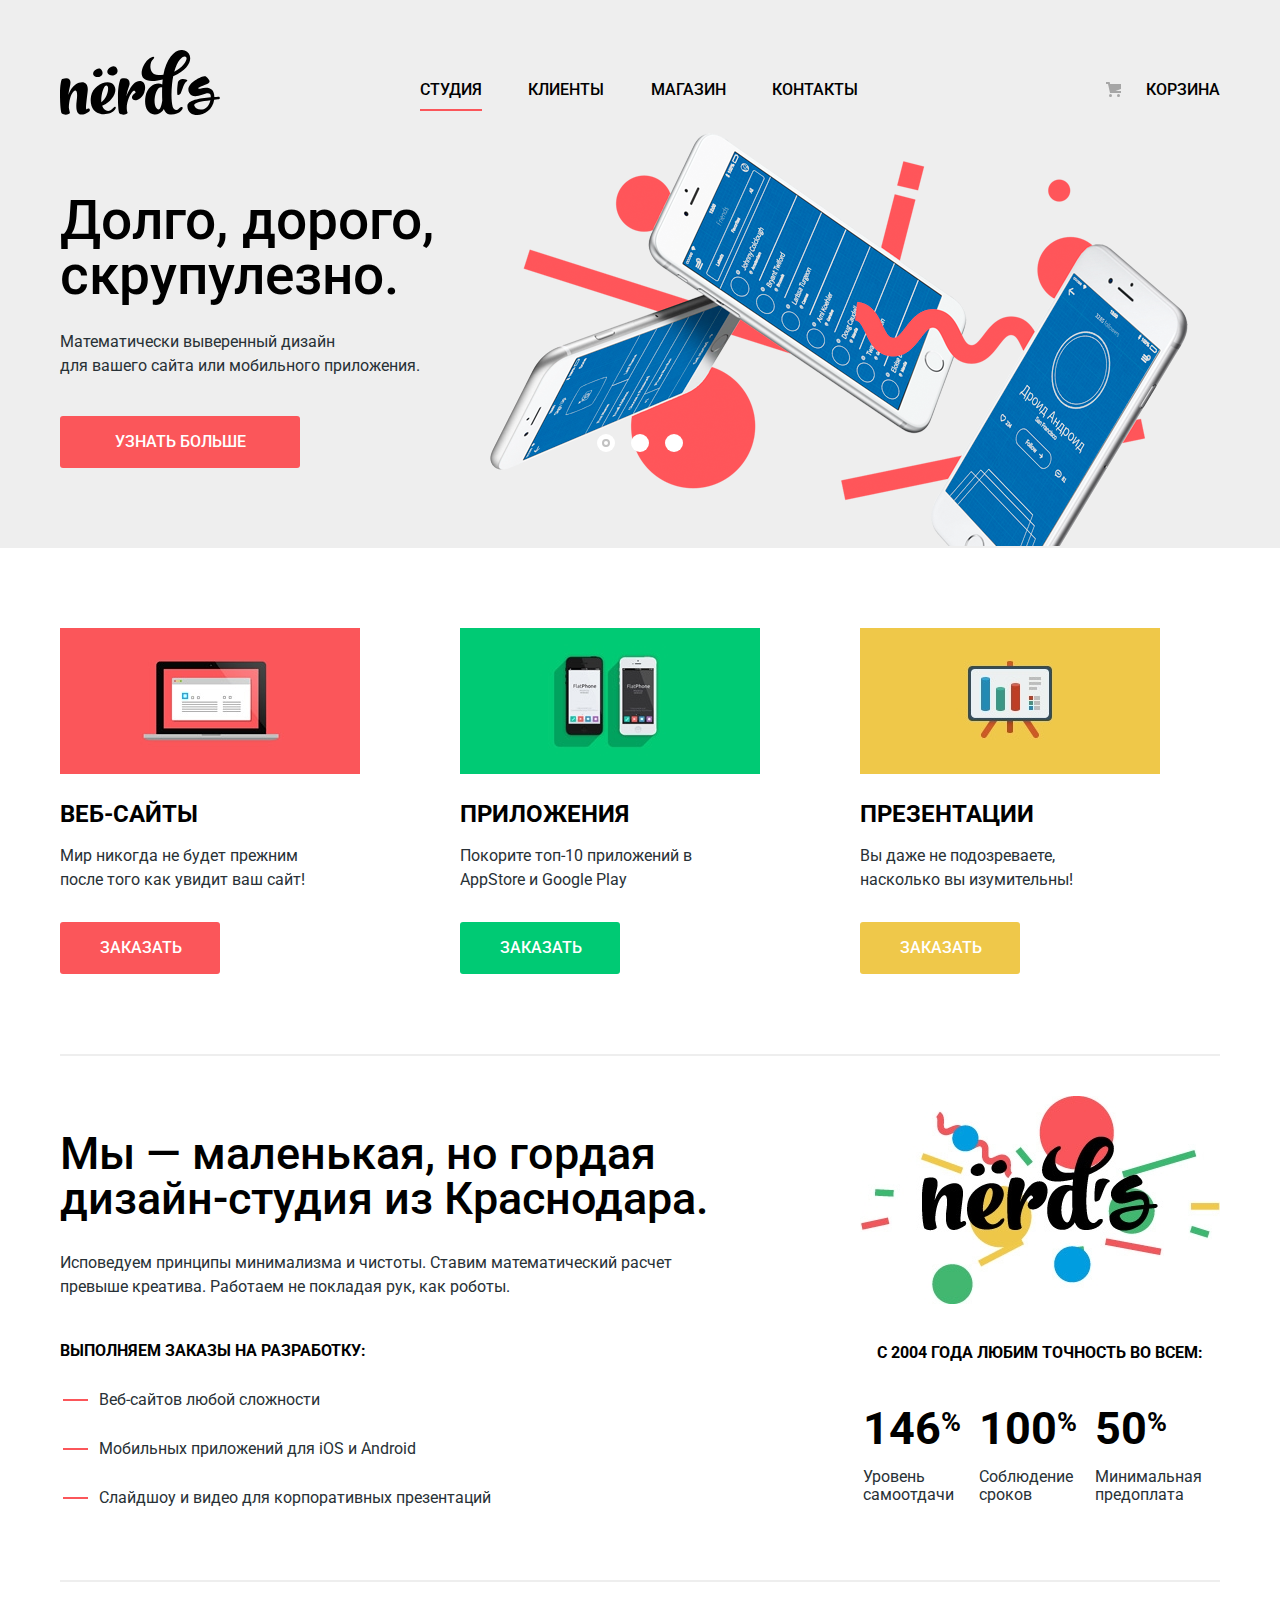
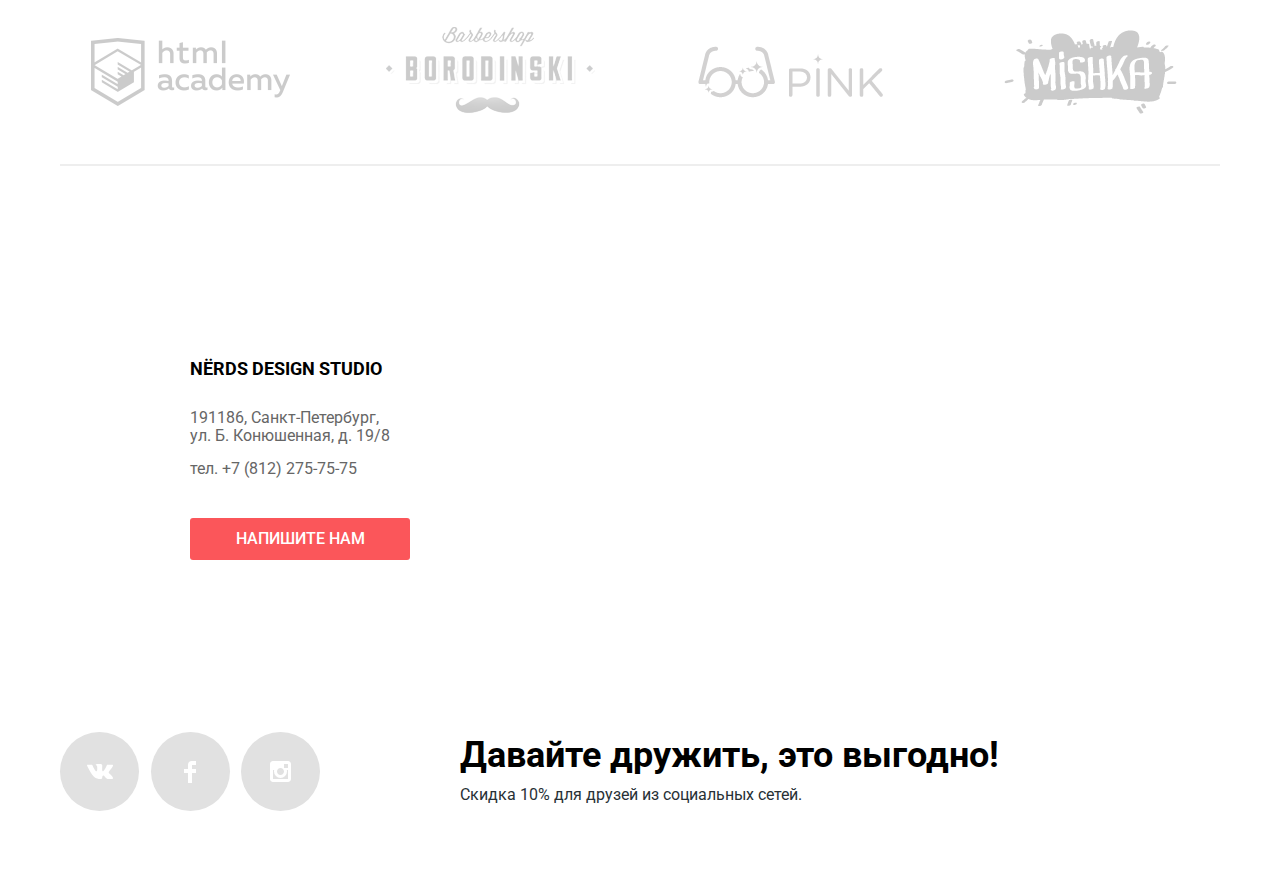
<file: index.html>
<!DOCTYPE html>
<html lang="ru">

<head>
    <meta charset="UTF-8">
    <meta name="viewport" content="width=device-width, initial-scale=1.0">
    <meta http-equiv="X-UA-Compatible" content="ie=edge">
    <title>Дизайн-Студия "Nerds"</title>
    <link href="https://fonts.googleapis.com/css?family=Roboto:400,500,700&amp;subset=cyrillic" rel="stylesheet">
    <link href="css/normalize.css" rel="stylesheet">
    <link rel="stylesheet" href="css/style.css">
</head>

<body>
    <header class="main-header">
        <nav class="main-navigation container">
            <a class="main-header-logo" href="#">
                <img src="img/nerds-logo.svg" width="160" height="65" alt="Логотип дизайн-студии 'Nerds'">
            </a>
            <ul class="navigation-list">
                <li><a href="#" class="navigation-item__current">Студия</a></li>
                <li><a href="#our-clients">Клиенты</a></li>
                <li><a href="catalog.html">Магазин</a></li>
                <li><a href="#contacts">Контакты</a></li>
            </ul>
            <ul class="user-list">
                <li class="cart"><a href="#" class="cart-button">Корзина</a></li>
            </ul>
        </nav>
    </header>
    <main class="content">
        <h1 class="visually-hidden">Сайт дизайн-студии Нёрдс</h1>
        <section class="slider">
            <div class="container">
                <h2 class="visually-hidden">Преимущества</h2>
                <div class="slider-controls">
                    <i class="active"></i>
                    <i></i>
                    <i></i>
                </div>
                <ul class="slider-list">
                    <li class="slider-item">
                        <h3>Долго, дорого,<br>скрупулезно.</h3>
                        <p>Математически выверенный дизайн<br>для вашего сайта или мобильного приложения.</p>
                        <a class="slider-item-button button" href="#all-services">УЗНАТЬ БОЛЬШЕ</a>
                    </li>
                    <li class="slider-item">
                        <h3>Любим математику<br>как никто другой</h3>
                        <p>Никакого креатива, только математические формулы<br>для расчета идеальных пропорций.</p>
                        <a class="slider-item-button button" href="#all-services">УЗНАТЬ БОЛЬШЕ</a>
                    </li>
                    <li class="slider-item">
                        <h3>Только ночь,<br>только хардкор</h3>
                        <p>Работать днем, как все? Мы против этого.<br>Ближе к полуночи работа только начинается.</p>
                        <a class="slider-item-button button" href="#all-services">УЗНАТЬ БОЛЬШЕ</a>
                    </li>
                </ul>
            </div>
        </section>
        <section class="services" id="all-services">
            <h2 class="visually-hidden">Услуги</h2>
            <div class="container">
                <ul class="service-list">
                    <li class="service-item">
                        <p class="service-item-image">
                            <img src="img/illustration-1.jpg" alt="Создание веб-сайтов">
                        </p>
                        <h3>Веб-сайты</h3>
                        <p class="service-item-desc">
                            Мир никогда не будет прежним<br>
                            после того как увидит ваш сайт!
                        </p>
                        <a class="button" href="#">ЗАКАЗАТЬ</a>
                    </li>
                    <li class="service-item">
                        <p class="service-item-image">
                            <img src="img/illustration-2.jpg" alt="Создание приложений">
                        </p>
                        <h3>Приложения</h3>
                        <p class="service-item-desc">
                            Покорите топ-10 приложений в AppStore и Google Play
                        </p>
                        <a class="button button--green" href="#">ЗАКАЗАТЬ</a>
                    </li>
                    <li class="service-item">
                        <p class="service-item-image">
                            <img src="img/illustration-3.jpg" alt="Создание призентаций">
                        </p>
                        <h3>Презентации</h3>
                        <p class="service-item-desc">
                            Вы даже не подозреваете,<br>
                            насколько вы изумительны!
                        </p>
                        <a class="button button--yellow" href="#">ЗАКАЗАТЬ</a>
                    </li>
                </ul>
            </div>
        </section>

        <h2 class="visually-hidden">О нас</h2>
        <div class="container">
            <div class="index-columns">
                <section class="about-us">
                    <b>
                        Мы — маленькая, но гордая<br>
                        дизайн-студия из Краснодара.
                    </b>
                    <p>
                        Исповедуем принципы минимализма и чистоты. Ставим математический расчет<br>
                        превыше креатива. Работаем не покладая рук, как роботы.
                    </p>
                    <h3>Выполняем заказы на разработку:</h3>
                    <ul>
                        <li>Веб-сайтов любой сложности</li>
                        <li>Мобильных приложений для iOS и Android</li>
                        <li>Слайдшоу и видео для корпоративных презентаций</li>
                    </ul>
                </section>

                <div class="statistics">
                    <img src="img/nerds-illustration.jpg" width="360" height="208" alt="Иллюстрация Nerds">
                    <table class="statistics-table">
                        <caption>С 2004 ГОДА ЛЮБИМ ТОЧНОСТЬ ВО ВСЕМ:</caption>
                        <tr class="percents">
                            <td>146<sup>%</sup></td>
                            <td>100<sup>%</sup></td>
                            <td>50<sup>%</sup></td>
                        </tr>
                        <tr class="description">
                            <td>
                                Уровень<br>
                                самоотдачи
                            </td>
                            <td>
                                Соблюдение<br>
                                сроков
                            </td>
                            <td>
                                Минимальная<br>
                                предоплата
                            </td>
                        </tr>
                    </table>
                </div>
            </div>
        </div>

        <h2 class="visually-hidden">Наши проекты</h2>
        <div class="container">
            <section class="projects" id="our-clients">
                <ul class="projects-list">
                    <li class="project-item">
                        <a href="https://htmlacademy.ru" target="_blank">
                            <img src="img/logo-1.png" alt="Лого проекта1">
                        </a>
                    </li>
                    <li class="project-item">
                        <a href="#">
                            <img src="img/logo-2.png" alt="Лого проекта2">
                        </a>
                    </li>
                    <li class="project-item">
                        <a href="#">
                            <img src="img/logo-3.png" alt="Лого проекта3">
                        </a>
                    </li>
                    <li class="project-item">
                        <a href="#">
                            <img src="img/logo-4.png" alt="Лого проекта4">
                        </a>
                    </li>
                </ul>
            </section>
        </div>
    </main>


    <footer class="main-footer" id="contacts">
        <section class="map">
            <h2 class="visually-hidden">Как добраться</h2>
            <iframe
                src="https://www.google.com/maps/embed?pb=!1m18!1m12!1m3!1d1998.603625305689!2d30.32085335189572!3d59.93871916896493!2m3!1f0!2f0!3f0!3m2!1i1024!2i768!4f13.1!3m3!1m2!1s0x469631f6df7d3481%3A0xc0016be317f9a6fd!2sCat+Energy!5e0!3m2!1ses!2ses!4v1565442533105!5m2!1ses!2ses"
                width="1440" height="416" frameborder="0" style="border:0" allowfullscreen></iframe>
            <!-- <img src="img/map.jpg" alt="Санкт-Петербург, ул. Б. Конюшенная, д. 19/8"> -->
            <div class="address">
                <div class="address-container">
                    <h3>NЁRDS DESIGN STUDIO</h3>
                    <p>
                        191186, Санкт-Петербург,<br>
                        ул. Б. Конюшенная, д. 19/8
                        <span class="phone-number">тел. +7 (812) 275-75-75</span>
                    </p>
                    <button class="button contact-button" type="button">Напишите нам</button>
                </div>
            </div>
        </section>
        <div class="container">
            <div class="footer-columns">
                <ul class="footer-social-list">
                    <li class="footer-social-item">
                        <a href="https://vk.com" class="footer-social-button" target="_blank">
                            <span class="visually-hidden">Вконтакте</span>
                            <svg xmlns="http://www.w3.org/2000/svg" width="26" height="15" viewBox="0 0 26 15">
                                <path fill="#FFF"
                                    d="M16.138 11.51c.956-.309 2.18 2.04 3.483 2.939.978.681 1.727.534 1.727.534l3.473-.05s1.815-.112.957-1.554c-.071-.12-.503-1.069-2.585-3.022-2.177-2.043-1.882-1.712.739-5.244 1.597-2.153 2.236-3.468 2.036-4.028-.192-.539-1.365-.399-1.365-.399L20.69.713c-.381.001-.704.119-.851.515-.003.004-.621 1.666-1.445 3.079-1.741 2.989-2.436 3.148-2.724 2.961-.661-.433-.494-1.737-.494-2.664 0-2.897.432-4.105-.846-4.417-.427-.104-.739-.172-1.828-.182-1.392-.021-2.574 0-3.244.329-.445.223-.786.712-.579.74.26.035.843.16 1.155.586.401.552.389 1.789.389 1.789s.229 3.411-.54 3.834c-.528.29-1.25-.302-2.803-3.016-.793-1.388-1.392-2.922-1.392-2.922s-.116-.285-.326-.441c-.25-.185-.6-.244-.6-.244L.848.684S.29.7.085.946c-.182.218-.015.668-.015.668s2.909 6.881 6.203 10.347c3.02 3.182 6.452 2.971 6.452 2.971h1.555s.469-.054.709-.312c.224-.24.214-.691.214-.691s-.031-2.109.935-2.419z" />
                            </svg>
                        </a>
                    </li>
                    <li class="footer-social-item">
                        <a href="https://www.facebook.com" class="footer-social-button" target="_blank">
                            <span class="visually-hidden">Фейзбук</span>
                            <svg xmlns="http://www.w3.org/2000/svg" width="12" height="22" viewBox="0 0 12 22">
                                <path fill="#FFF" d="M12 4V0H8a4 4 0 0 0-4 4v4H0v4h4v10h4V12h4V8H8V4h4z" />
                            </svg>
                        </a>
                    </li>
                    <li class="footer-social-item">
                        <a href="https://www.instagram.com" class="footer-social-button" target="_blank">
                            <span class="visually-hidden">Инстаграм</span>
                            <svg xmlns="http://www.w3.org/2000/svg" width="21" height="21" viewBox="0 0 21 21">
                                <path fill="#FFF"
                                    d="M18 0H3C1.35 0 0 1.35 0 3v15c0 1.65 1.35 3 3 3h15c1.65 0 3-1.35 3-3V3c0-1.65-1.35-3-3-3zm-7.5 7c1.93 0 3.5 1.57 3.5 3.5S12.43 14 10.5 14 7 12.43 7 10.5 8.57 7 10.5 7zM18 18H3V9h1.181A6.504 6.504 0 0 0 4 10.5a6.5 6.5 0 1 0 13 0 6.45 6.45 0 0 0-.181-1.5H18v9zm0-11h-4V3h4v4z" />
                            </svg>
                        </a>
                    </li>
                </ul>
                <div class="footer-slogan">
                    <b>Давайте дружить, это выгодно!</b>
                    <p>Скидка 10% для друзей из социальных сетей.</p>
                </div>
            </div>
        </div>
    </footer>
    <section class="modal modal-write-us">
        <div class="write-us-container">
            <h2>Напишите нам</h2>
            <form class="write-us-form" action="https://echo.htmlacademy.ru" method="POST">
                <p>
                    <label for="user-name">Ваше имя:</label><br>
                    <input type="text" name="user-name" placeholder="Имя Фамилия" id="user-name">
                </p>
                <p>
                    <label for="user-email">Ваш e-mail:</label><br>
                    <input type="email" name="user-email" placeholder="email@example.com" id="user-email">
                </p>
                <p>
                    <label for="user-massage">Текст письма:</label><br>
                    <textarea name="user-massage" id="user-massage" placeholder="В свободной форме" rows="5"
                        cols="89"></textarea>
                </p>
                <button class="button" type="submit">Отправыть</button>
            </form>
            <button class="modal-close" type="button">Закрыть</button>
        </div>
    </section>
    <script src="js/popup.js"></script>
</body>

</html>
</file>
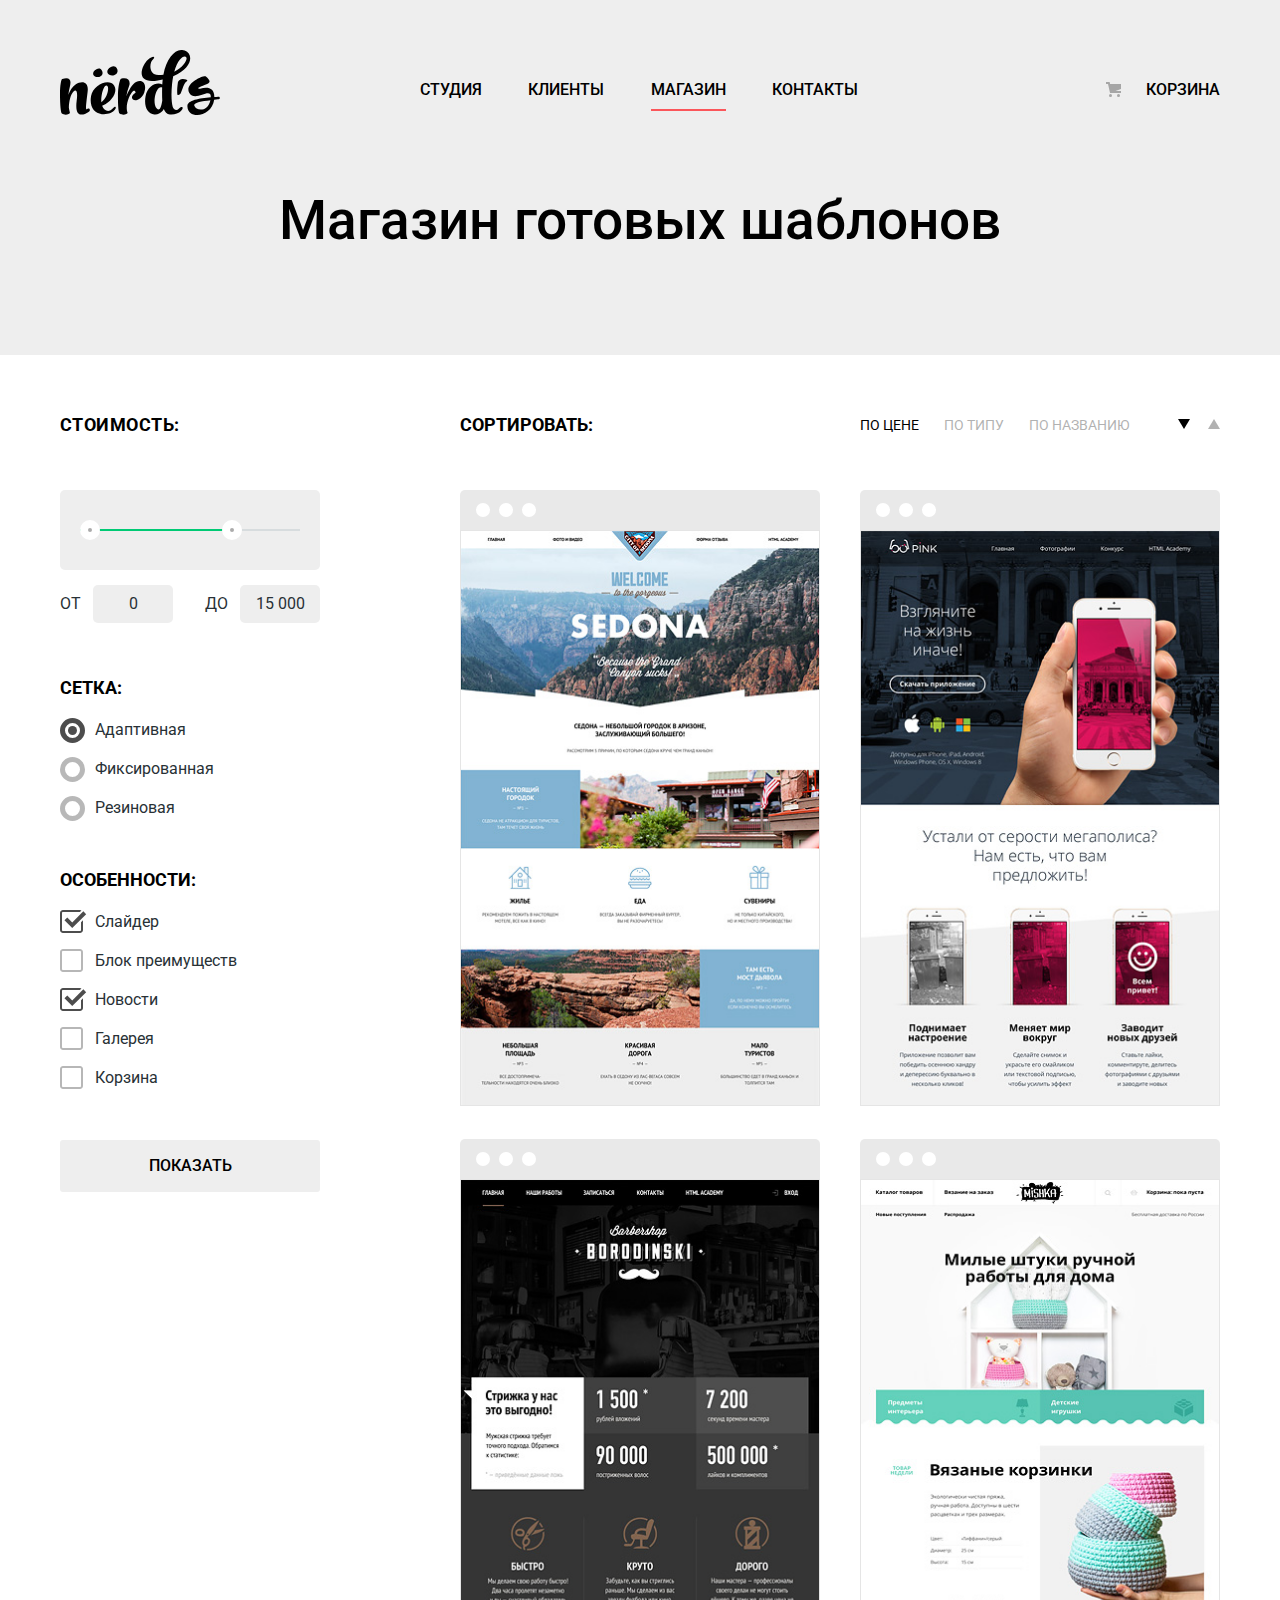
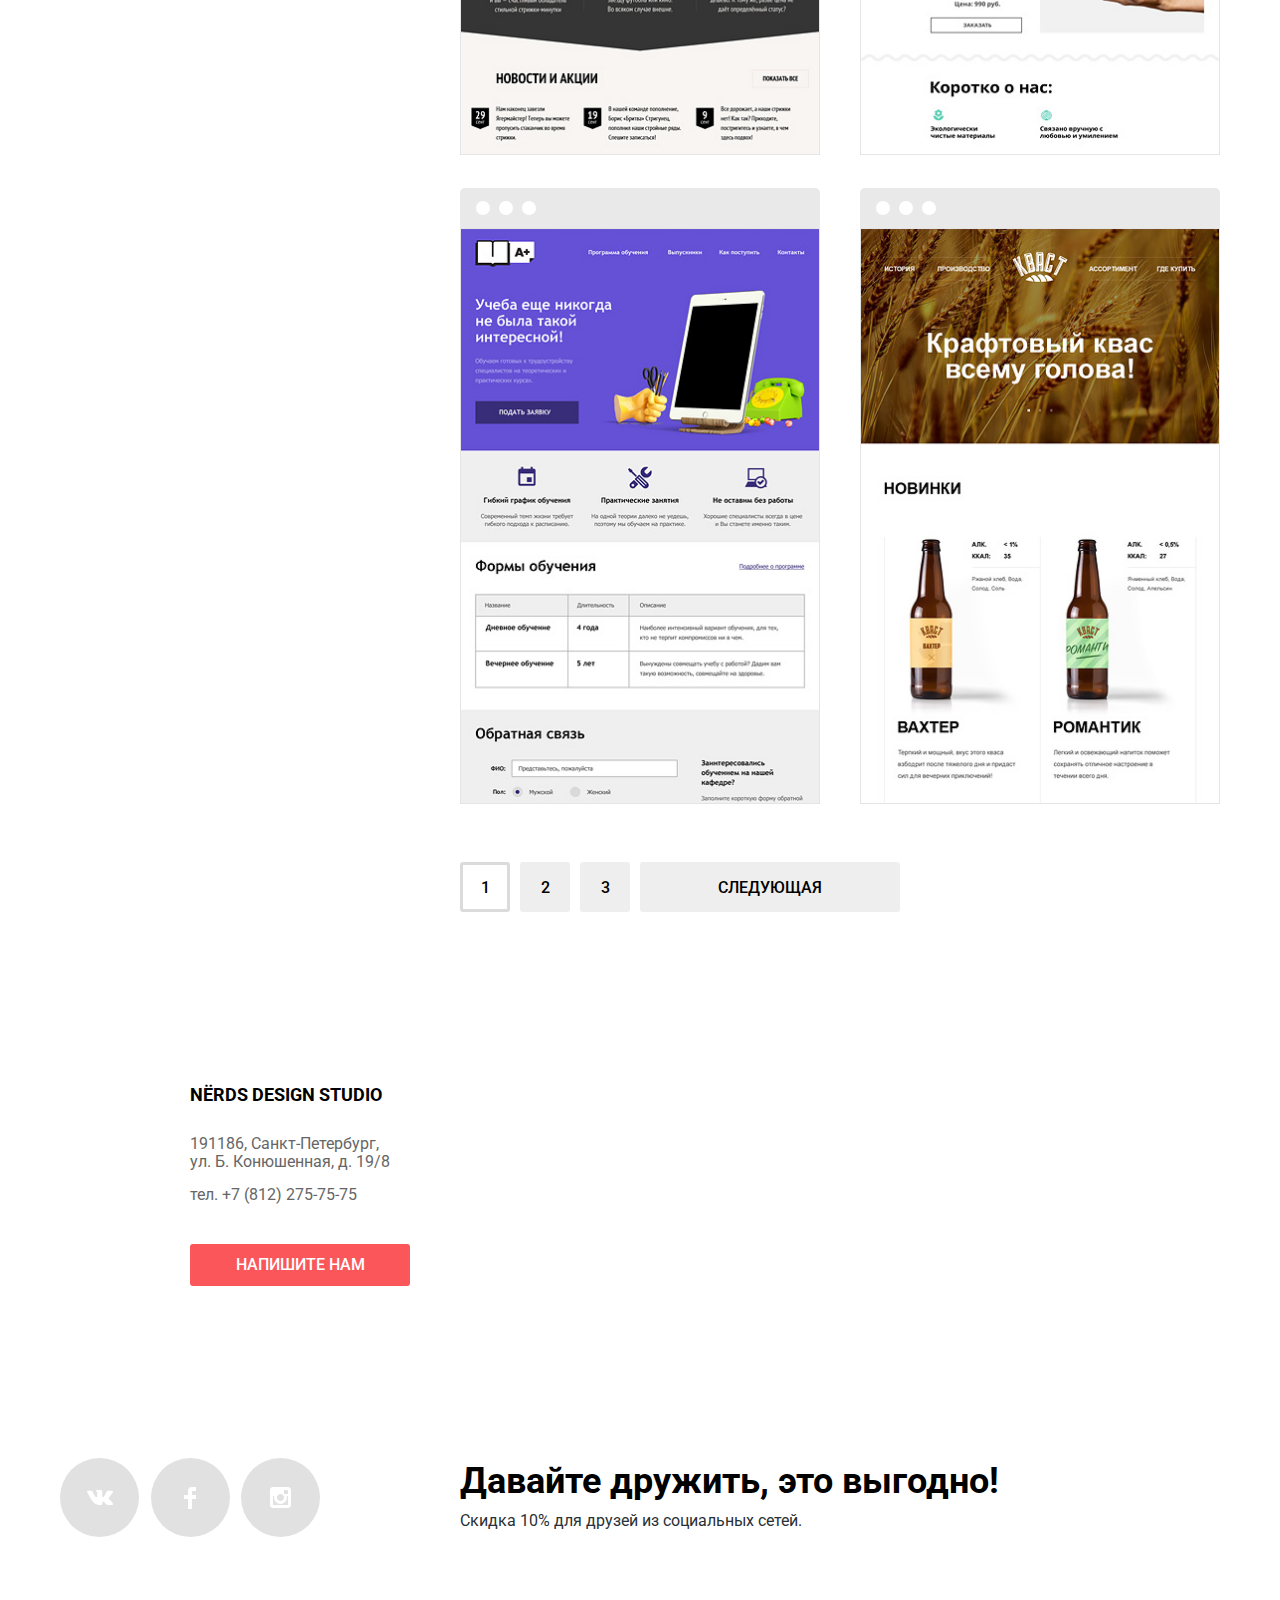
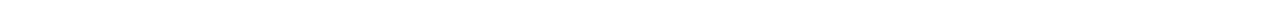
<file: catalog.html>
<!DOCTYPE html>
<html lang="ru">

<head>
    <meta charset="UTF-8">
    <meta name="viewport" content="width=device-width, initial-scale=1.0">
    <meta http-equiv="X-UA-Compatible" content="ie=edge">
    <title>"Nerds" Shop</title>
    <link href="https://fonts.googleapis.com/css?family=Roboto:400,500,700&amp;subset=cyrillic" rel="stylesheet">
    <link href="css/normalize.css" rel="stylesheet">
    <link rel="stylesheet" href="css/style.css">
</head>

<body>
    <header class="main-header">
        <nav class="main-navigation container">
            <a class="main-header-logo" href="#">
                <img src="img/nerds-logo.svg" width="160" height="65" alt="Логотип дизайн-студии 'Nerds'">
            </a>
            <ul class="navigation-list">
                <li><a href="index.html">Студия</a></li>
                <li><a href="index.html#our-clients">Клиенты</a></li>
                <li><a href="catalog.html" class="navigation-item__current">Магазин</a></li>
                <li><a href="#contacts">Контакты</a></li>
            </ul>
            <ul class="user-list">
                <li class="cart"><a href="#" class="cart-button">Корзина</a></li>
            </ul>
        </nav>
    </header>
    <main class="catalog">
        <div class="catalog-header">
            <h1 class="page-title">Магазин готовых шаблонов</h1>
        </div>
        <div class="container">
            <div class="catalog-columns">
                <aside class="catalog__aside">
                    <h2 class="visually-hidden">Фильтер товоров</h2>
                    <form class="filter" action="https://echo.htmlacademy.ru" method="GET">
                        <fieldset class="filter-price">
                            <legend>Стоимость:</legend>
                            <div class="filter__price-filter">
                                <div class="price-filter__range">
                                    <div class="price-filter__range-slcale">
                                        <div class="price-filter__range-bar"></div>
                                    </div>
                                    <button class="price-filter__range-handle price-filter__range-handel--min"
                                        type="button" aria-label="Минимально"></button>
                                    <button class="price-filter__range-handle price-filter__range-handel--max"
                                        type="button" aria-label="Максимально"></button>
                                </div>
                                <p class="price-filter__interval">
                                    <label class="price-filter__label">
                                        ОТ
                                        <input class="price-filter__input" type="text" name="min-price" value="0">
                                    </label>
                                    <label class="price-filter__label price-filter__label--max-price">
                                        ДО
                                        <input class="price-filter__input" type="text" name="max-price" value="15 000">
                                    </label>
                                </p>
                            </div>
                        </fieldset>
                        <fieldset class="filter-grid">
                            <legend>Сетка:</legend>
                            <ul>
                                <li class="filter-option">
                                    <input class="visually-hidden filter-input filter-input-radio" type="radio"
                                        name="grid-type" value="adaptive" id="filer-adaptive" checked>
                                    <label for="filer-adaptive">Адаптивная</label>
                                </li>
                                <li class="filter-option">
                                    <input class="visually-hidden filter-input filter-input-radio" type="radio"
                                        name="grid-type" value="fixed" id="filer-fixed">
                                    <label for="filer-fixed">Фиксированная</label>
                                </li>
                                <li class="filter-option">
                                    <input class="visually-hidden filter-input filter-input-radio" type="radio"
                                        name="grid-type" value="rubber" id="filer-rubber">
                                    <label for="filer-rubber">Резиновая</label>
                                </li>
                            </ul>
                        </fieldset>
                        <fieldset class="filter-features">
                            <legend>Особенности:</legend>
                            <ul>
                                <li class="filter-option">
                                    <input class="visually-hidden filter-input filter-input-checkbox" type="checkbox"
                                        name="slider" id="filter-slider" checked>
                                    <label for="filter-slider">Слайдер</label>
                                </li>
                                <li class="filter-option">
                                    <input class="visually-hidden filter-input filter-input-checkbox" type="checkbox"
                                        name="advantage-block" id="filter-advantage-block">
                                    <label for="filter-advantage-block">Блок преимуществ</label>
                                </li>
                                <li class="filter-option">
                                    <input class="visually-hidden filter-input filter-input-checkbox" type="checkbox"
                                        name="news" id="filter-news" checked>
                                    <label for="filter-news">Новости</label>
                                </li>
                                <li class="filter-option">
                                    <input class="visually-hidden filter-input filter-input-checkbox" type="checkbox"
                                        name="gallery" id="filter-gallery">
                                    <label for="filter-gallery">Галерея</label>
                                </li>
                                <li class="filter-option">
                                    <input class="visually-hidden filter-input filter-input-checkbox" type="checkbox"
                                        name="basket" id="filter-basket">
                                    <label for="filter-basket">Корзина</label>
                                </li>
                            </ul>
                        </fieldset>
                        <button type="submit" class="filter-button button">Показать</button>
                    </form>
                </aside>
                <div class="catalog-container">
                    <section class="catalog__content">
                        <h2 class="visually-hidden">Каталог шаблонов</h2>
                        <div class="catalog__header">
                            <p class="catalog__caption">Сортировать:</p>
                            <ul class="catalog__sort-type">
                                <li class="sort-type__item">
                                    <a class="sort-type__link sort-type__link--active" href="#">По цене</a>
                                </li>
                                <li class="sort-type__item">
                                    <a class="sort-type__link" href="#">По типу</a>
                                </li>
                                <li class="sort-type__item">
                                    <a class="sort-type__link" href="#">По названию</a>
                                </li>
                            </ul>
                        </div>
                        <ul class="catalog-list">
                            <li class="catalog-list__item card-product">
                                <span class="card-product__marker"></span>
                                <span class="card-product__marker"></span>
                                <span class="card-product__marker"></span>
                                <img class="card-product__image" src="img/sedona.jpg" alt="Шблон сайта Sedona">
                                <div class="card-product__description">
                                    <h3 class="card-product__title">Sedona</h3>
                                    <p class="card-product__text">
                                        Информационный сайт<br>
                                        для туристов
                                    </p>
                                    <a href="#" class="card-product-button button">9 900 руб.</a>
                                </div>
                            </li>
                            <li class="catalog-list__item card-product">
                                <span class="card-product__marker"></span>
                                <span class="card-product__marker"></span>
                                <span class="card-product__marker"></span>
                                <img class="card-product__image" src="img/pink.jpg" alt="Шблон сайта Pink">
                                <div class="card-product__description">
                                    <h3 class="card-product__title">Pink App</h3>
                                    <p class="card-product__text">
                                        Продуктовый лендинг<br>
                                        приложения для IOS и Android
                                    </p>
                                    <a href="#" class="card-product-button button">9 900 руб.</a>
                                </div>
                            </li>
                            <li class="catalog-list__item card-product">
                                <span class="card-product__marker"></span>
                                <span class="card-product__marker"></span>
                                <span class="card-product__marker"></span>
                                <img class="card-product__image" src="img/barbershop.jpg" alt="Шблон сайта Barbershop">
                                <div class="card-product__description">
                                    <h3 class="card-product__title">Barbershop</h3>
                                    <p class="card-product__text">
                                        Сайт салона красоты.<br>
                                        Для мужчин, да.
                                    </p>
                                    <a href="#" class="card-product-button button">9 900 руб.</a>
                                </div>
                            </li>
                            <li class="catalog-list__item card-product">
                                <span class="card-product__marker"></span>
                                <span class="card-product__marker"></span>
                                <span class="card-product__marker"></span>
                                <img class="card-product__image" src="img/mishka.jpg" alt="Шблон сайта Mishka">
                                <div class="card-product__description">
                                    <h3 class="card-product__title">Mishka</h3>
                                    <p class="card-product__text">
                                        Интернет-магазин<br>
                                        вязаных игрушек
                                    </p>
                                    <a href="#" class="card-product-button button">9 900 руб.</a>
                                </div>
                            </li>
                            <li class="catalog-list__item card-product">
                                <span class="card-product__marker"></span>
                                <span class="card-product__marker"></span>
                                <span class="card-product__marker"></span>
                                <img class="card-product__image" src="img/aplus.jpg" alt="Шблон сайта Aplus">
                                <div class="card-product__description">
                                    <h3 class="card-product__title">A Plus</h3>
                                    <p class="card-product__text">
                                        Лендинг курсов повышения<br>
                                        квалификации
                                    </p>
                                    <a href="#" class="card-product-button button">9 900 руб.</a>
                                </div>
                            </li>
                            <li class="catalog-list__item card-product">
                                <span class="card-product__marker"></span>
                                <span class="card-product__marker"></span>
                                <span class="card-product__marker"></span>
                                <img class="card-product__image" src="img/kvast.jpg" alt="Шблон сайта Kvast">
                                <div class="card-product__description">
                                    <h3 class="card-product__title">Кваст</h3>
                                    <p class="card-product__text">
                                        Промо-сайт производителя<br>
                                        крафтового кваса
                                    </p>
                                    <a href="#" class="card-product-button button">9 900 руб.</a>
                                </div>
                            </li>
                        </ul>
                    </section>
                    <ul class="pagination">
                        <li class="pagination-item">
                            <a class="button button--gray pagination__button pagination__button--current">1</a>
                        </li>
                        <li class="pagination-item">
                            <a class="button button--gray pagination__button" href="#">2</a>
                        </li>
                        <li class="pagination-item">
                            <a class="button button--gray pagination__button" href="#">3</a>
                        </li>
                        <li class="pagination-item">
                            <a class="button button--gray pagination__button-next" href="#">Следующая</a>
                        </li>
                    </ul>
                </div>
            </div>
        </div>
    </main>
    <footer class="main-footer" id="contacts">
        <section class="map">
            <h2 class="visually-hidden">Как добраться</h2>
            <iframe
                src="https://www.google.com/maps/embed?pb=!1m18!1m12!1m3!1d1998.603625305689!2d30.32085335189572!3d59.93871916896493!2m3!1f0!2f0!3f0!3m2!1i1024!2i768!4f13.1!3m3!1m2!1s0x469631f6df7d3481%3A0xc0016be317f9a6fd!2sCat+Energy!5e0!3m2!1ses!2ses!4v1565442533105!5m2!1ses!2ses"
                width="1440" height="416" frameborder="0" style="border:0" allowfullscreen></iframe>
            <!-- <img src="img/map.jpg" alt="Санкт-Петербург, ул. Б. Конюшенная, д. 19/8"> -->
            <div class="address">
                <div class="address-container">
                    <h3>NЁRDS DESIGN STUDIO</h3>
                    <p>
                        191186, Санкт-Петербург,<br>
                        ул. Б. Конюшенная, д. 19/8
                        <br>
                        <span class="phone-number">тел. +7 (812) 275-75-75</span>
                    </p>
                    <button class="button contact-button" type="button">Напишите нам</button>
                </div>
            </div>
        </section>
        <div class="container">
            <div class="footer-columns">
                <ul class="footer-social-list">
                    <li class="footer-social-item">
                        <a href="https://vk.com" class="footer-social-button" target="_blank">
                            <span class="visually-hidden">Вконтакте</span>
                            <svg xmlns="http://www.w3.org/2000/svg" width="26" height="15" viewBox="0 0 26 15">
                                <path fill="#FFF"
                                    d="M16.138 11.51c.956-.309 2.18 2.04 3.483 2.939.978.681 1.727.534 1.727.534l3.473-.05s1.815-.112.957-1.554c-.071-.12-.503-1.069-2.585-3.022-2.177-2.043-1.882-1.712.739-5.244 1.597-2.153 2.236-3.468 2.036-4.028-.192-.539-1.365-.399-1.365-.399L20.69.713c-.381.001-.704.119-.851.515-.003.004-.621 1.666-1.445 3.079-1.741 2.989-2.436 3.148-2.724 2.961-.661-.433-.494-1.737-.494-2.664 0-2.897.432-4.105-.846-4.417-.427-.104-.739-.172-1.828-.182-1.392-.021-2.574 0-3.244.329-.445.223-.786.712-.579.74.26.035.843.16 1.155.586.401.552.389 1.789.389 1.789s.229 3.411-.54 3.834c-.528.29-1.25-.302-2.803-3.016-.793-1.388-1.392-2.922-1.392-2.922s-.116-.285-.326-.441c-.25-.185-.6-.244-.6-.244L.848.684S.29.7.085.946c-.182.218-.015.668-.015.668s2.909 6.881 6.203 10.347c3.02 3.182 6.452 2.971 6.452 2.971h1.555s.469-.054.709-.312c.224-.24.214-.691.214-.691s-.031-2.109.935-2.419z" />
                            </svg>
                        </a>
                    </li>
                    <li class="footer-social-item">
                        <a href="https://www.facebook.com" class="footer-social-button" target="_blank">
                            <span class="visually-hidden">Фейсбук</span>
                            <svg xmlns="http://www.w3.org/2000/svg" width="12" height="22" viewBox="0 0 12 22">
                                <path fill="#FFF" d="M12 4V0H8a4 4 0 0 0-4 4v4H0v4h4v10h4V12h4V8H8V4h4z" />
                            </svg>
                        </a>
                    </li>
                    <li class="footer-social-item">
                        <a href="https://www.instagram.com" class="footer-social-button" target="_blank">
                            <span class="visually-hidden">Инстаграм</span>
                            <svg xmlns="http://www.w3.org/2000/svg" width="21" height="21" viewBox="0 0 21 21">
                                <path fill="#FFF"
                                    d="M18 0H3C1.35 0 0 1.35 0 3v15c0 1.65 1.35 3 3 3h15c1.65 0 3-1.35 3-3V3c0-1.65-1.35-3-3-3zm-7.5 7c1.93 0 3.5 1.57 3.5 3.5S12.43 14 10.5 14 7 12.43 7 10.5 8.57 7 10.5 7zM18 18H3V9h1.181A6.504 6.504 0 0 0 4 10.5a6.5 6.5 0 1 0 13 0 6.45 6.45 0 0 0-.181-1.5H18v9zm0-11h-4V3h4v4z" />
                            </svg>
                        </a>
                    </li>
                </ul>
                <div class="footer-slogan">
                    <b>Давайте дружить, это выгодно!</b>
                    <p>Скидка 10% для друзей из социальных сетей.</p>
                </div>
            </div>
        </div>
    </footer>
    <section class="modal modal-write-us">
            <div class="write-us-container">
                <h2>Напишите нам</h2>
                <form class="write-us-form" action="https://echo.htmlacademy.ru" method="POST">
                    <p>
                        <label for="user-name">Ваше имя:</label><br>
                        <input type="text" name="user-name" placeholder="Имя Фамилия" id="user-name">
                    </p>
                    <p>
                        <label for="user-email">Ваш e-mail:</label><br>
                        <input type="email" name="user-email" placeholder="email@example.com" id="user-email">
                    </p>
                    <p>
                        <label for="user-massage">Текст письма:</label><br>
                        <textarea name="user-massage" id="user-massage" placeholder="В свободной форме" rows="5"
                            cols="89"></textarea>
                    </p>
                    <button class="button" type="submit">Отправыть</button>
                </form>
                <button class="modal-close" type="button">Закрыть</button>
            </div>
        </section>
        <script src="js/popup.js"></script>
</body>

</html>
</file>
<file: css/style.css>
body {
    margin: 0;
    padding: 0;

    font-family: 'Roboto', Arial, sans-serif;
    font-size: 16px;
    line-height: 24px;
    font-weight: 400;
    color: #283136;

    background-color: #ffffff; 
}
.container {
    width: 1200px;
    margin: 0 auto;
    padding: 0 20px;
    box-sizing: border-box;
}
a {
    text-decoration: none;
    color: #000000;
}
h3 {
    color: #000000;
    font-weight: 700;
    padding: 0;
    margin: 0;
}
p {
    padding: 0;
    margin: 0;
}
.visually-hidden:not(:focus):not(:active),
input[type="checkbox"].visually-hidden,
input[type="radio"].visually-hidden {
	position: absolute;

	width: 1px;
	height: 1px;
	margin: -1px;
	border: 0;
	padding: 0;

	white-space: nowrap;

	clip-path: inset(100%);
	clip: rect(0 0 0 0);
	overflow: hidden;
}
.button {
    display: inline-block;
    width: 240px;
    padding: 18px;

    font-size: 16px;
    line-height: 16px;
    color: #ffffff;
    text-transform: uppercase;
    text-align: center;
    font-weight: 500;

    background-color: #fb565a;
    border-radius: 3px;
    border: none;

    box-sizing: border-box;
}
.service-list .button {
    padding-right: 40px;
    padding-left: 40px;
    width: 160px;

    box-sizing: border-box;
}
.address button {
    padding: 13px 0;
    width: 100%;
}
.button:hover,
.button:focus {
    background-color: #e74246;
}
.button:active {
    color: rgba(255, 255, 255, 0.3);

    background-color: #d7373b;
    box-shadow: 0 3px rgba(0, 0, 0, 0.1) inset;
}
.button--green {
    background-color: #00ca74;
}
.button--green:hover,
.button--green:focus {
    background-color: #00bc6c;
}
.button--green:active {
    color: #41c08a;
    background-color: #00aa62;
}
.button--yellow {
    background-color: #efc84a;
}
.button--yellow:hover,
.button--yellow:focus {
    background-color: #eab534;
}
.button--yellow:active {
    color: #ecbd59;
    background-color: #e5a722;
}
.filter-button {
    width: 100%;
    padding-top: 17px;
    padding-bottom: 17px;

    color: #000000;
    font-weight: 500;
    line-height: 18px;

    background-color: #eeeeee;
}
.filter-button:hover,
.filter-button:focus {
    background-color: #dfdfdf;
}
.filter-button:active {
    color: #9e9e9e;
    box-shadow: inset 0 3px 0 rgba(0, 1, 1, 0.1);

    background-color: #d5d5d5;
}
.button--gray {
    padding-right: 0;
    padding-left: 0;
    width: 50px;
    height: 50px;

    color: #000000;

    background-color: #eeeeee;
    border-radius: 3px;

    box-sizing: border-box;
}
.button--gray:hover,
.button--gray:focus {
    background-color: #dfdfdf;
}
.button--gray:active {
    color: #9b9b9b;
    background-color: #d5d5d5;
    box-shadow: inset 0 3px 0 rgba(0, 1, 1, 0.1);
}
.pagination__button--current {
    padding-top: 15px;
    padding-bottom: 15px;
    background-color: #ffffff;
    border: 3px solid #dbdbdb;
}
.pagination__button-next {
    width: 260px;
}
.card-product-button {
    box-sizing: border-box;
    width: 200px;
    padding: 13px 0;
}

.main-header {
    color: #000000;
    font-weight: 500;
    line-height: 30px;
    text-transform: uppercase;

    padding-top: 50px;

    background-color: #eeeeee;
}
.main-header-logo {
    height: 65px;
}
.main-header-logo:focus,
.main-header-logo:hover {
    opacity: 0.8;
}
.main-header-logo img:active {
    opacity: 0.3;
}
.main-navigation {
    display: flex;
}
.navigation-list,
.user-list {
    padding: 0;
    margin: 0;
    margin-top: 25px;

    list-style: none;
}
.navigation-list {
    display: flex;
    flex-wrap: wrap;
    justify-content: space-between;
    width: 438px;

    margin-left: 200px;
}
.user-list {
    margin-left: auto;
}
.navigation-list a,
.user-list a {
    color: #000000;
    padding-bottom: 10px;
}
.navigation-list a:hover,
.navigation-list a:focus,
.user-list a:hover,
.user-list a:focus {
    color: #fb565a;
}
.navigation-list a:active,
.user-list a:active {
    color: #aeaeae;
}
.cart-button {
    position: relative;
    padding-left: 40px;
}
.cart-button::before {
    content: "";
    position: absolute;

    top: 2px;
    left: 0;
    width: 15px;
    height: 15px;

    background-image: url(../img/cart-icon.svg);
    background-repeat: no-repeat;
    background-position: 0 0;
}
.navigation-item__current {
    border-bottom: 2px solid #fb565a;
}

.slider {
    position: relative;

    background-color: #eeeeee;
}
.slider-controls {
    position: absolute;
    left: 50%;
    bottom: 104px;
    z-index: 100;

    width: 160px;
    height: 18px;

    text-align: center;
    font-size: 0;
    transform: translateX(-50%);
}
.slider-controls i {
    position: relative;

    display: inline-block;
    width: 18px;
    height: 18px;
    padding: 8px;

    border-radius: 50%;
    cursor: pointer;
}
.slider-controls i::after {
    content: "";

    position: absolute;
    top: 8px;
    left: 8px;
    z-index: 1;

    width: 18px;
    height: 18px;

    background: #ffffff;

    border-radius: 50%;
}
.slider-controls .active::before {
    content: "";

    position: absolute;
    left: 50%;
    top: 50%;
    z-index: 2;

    width: 4px;
    height: 4px;
    margin: -4px;

    background-color: inherit;
    border: 2px solid #c1c1c1;
    border-radius: 50%;
}
.slider-list {
    margin: 0;
    padding: 0;

    list-style: none;
}
.slider-item {
    display: none;
    padding: 78px 0 80px 0;
}
.slider-item:nth-child(1) {
    display: block;
}
.slider-item:nth-child(1) {
    background-image: url(../img/slide1.png);
    background-repeat: no-repeat;
    background-position: 93% 18px;
}
.slider-item:nth-child(2) {
    background-image: url(../img/slide2.png);
    background-repeat: no-repeat;
    background-position: 100% 0;
}
.slider-item:nth-child(3) {
    background-image: url(../img/slide3.png);
    background-repeat: no-repeat;
    background-position: 100% 20px;
}
.slider-item h3 {
    max-width: 600px;
    margin: 0;
    margin-bottom: 27px;

    font-size: 55px;
    font-weight: 500;
    line-height: 55px;
}
.slider-item p {
    max-width: 430px;
    margin: 0;
    margin-bottom: 38px;
}


.service-list {
    display: flex;
    margin: 0;
    padding: 0;
    padding-top: 80px;
    padding-bottom: 80px;
    border-bottom: #eeeeee 2px solid;

    list-style: none;
}
.service-item {
    width: 300px;
}
.service-item:first-child,
.service-item:nth-child(2) {
    margin-right: 100px;
}
.service-item-image {
    height: 146px;
    width: 300px;

    margin-bottom: 25px;
}
.service-item h3 {
    font-size: 24px;
    line-height: 30px;
    text-transform: uppercase;
}
.service-item-desc {
    margin-top: 15px;
    margin-bottom: 30px;
}
.index-columns {
    display: flex;
    justify-content: space-between;
    padding-top: 40px;
    padding-bottom: 60px;

    border-bottom: #eeeeee 2px solid;
}
.about-us {
    padding-top: 35px;
}
.about-us b {
    display: inline-block;
    color: #000000;
    font-size: 45px;
    font-weight: 500;
    line-height: 45px;

    margin-bottom: 30px;
}
.about-us p {
    margin-bottom: 40px;
}
.about-us h3 {
    font-size: 16px;
    line-height: 24px;
    text-transform: uppercase;
    margin-bottom: 25px;
}
.about-us ul {
    margin: 0;
    list-style: none;
}
.about-us ul li {
    margin-bottom: 25px;
}
.about-us ul li:last-child {
    margin-bottom: 0;
}
.about-us ul li::before {
    content: "";
    display: inline-block;
    width: 25px;
    height: 2px;
    background-color: #fb565a;
    margin: 0 11px 4px -37px;
}
.statistics img {
    margin-bottom: 30px;
}
.statistics-table caption {
    color: #000000;
    font-weight: 700;
    text-transform: uppercase;
    margin-bottom: 40px;
}
.statistics-table {
    height: 115px;
    width: 360px;
}
.statistics-table .percents {
    color: #000000;
    font-size: 45px;
    font-weight: 700;
}
.statistics-table .percents sup {
    font-size: 27px;
}
.statistics-table .description {
    line-height: 18px;
}
.projects {
    padding-top: 45px;
    padding-bottom: 40px;

    margin-bottom: 80px;

    border-bottom: #eeeeee 2px solid;
}
.projects-list {
    display: flex;
    flex-wrap: wrap;
    align-items: center;
    width: 1160px;
    padding: 0;
    margin: 0;

    list-style: none;
}
.project-item {
    display: flex;
    justify-content: center;
    position: relative;
    width: 260px;

    padding-right: 20px;
    padding-left: 20px;
}
.project-item a {
    opacity: 0.2;
}
.project-item:first-child {
    padding-left: 0;
}
.project-item:last-child {
    padding-right: 0;
}
.project-item:hover a,
.project-item:focus a {
    opacity: 1;
}
.project-item:active a {
    opacity: 0.1;
}



.page-title {
    padding: 0;
    margin: 0; 

    color: #000000;
    font-size: 55px;
    font-weight: 500;
    line-height: 55px;
    text-align: center;
}
.catalog-header {
    padding-top: 78px;
    padding-bottom: 107px;

    background-color: #eeeeee;
}
.catalog-columns {
    display: flex;
    justify-content: space-between;
    margin-top: 55px;
    margin-bottom: 60px;
}
.catalog__aside {
    margin-right: 140px;
}
.filter {
    width: 260px;
}
form fieldset {
    padding: 0;
    margin: 0;
    border: none;
}
.filter legend,
.catalog__caption {
    color: #000000;
    font-size: 18px;
    font-weight: 700;
    line-height: 30px;
    text-transform: uppercase;
}
.filter legend {
    margin-bottom: 15px;
}
.filter-price {
    margin-bottom: 50px;
}
.filter-price legend {
    letter-spacing: 0.45px;
    margin-bottom: 50px;
}
.price-filter__range {
    position: relative;
    height: 41px;
    padding-top: 39px;
    padding-right: 20px;
    padding-left: 20px;
    margin-bottom: 15px;
    border-radius: 5px;
    background: #eeeeee;
}
.price-filter__range-slcale {
    height: 2px;
    background: #d7dcde;
}
.price-filter__range-bar {
    width: 160px;
    height: 2px;
    background: #00ca74;
}
.price-filter__range-handle {
    border: none;
    margin: 0;
    padding: 0;
    width: auto;
    overflow: visible;
    background: transparent;
    cursor: pointer;

    position: absolute;
    top: 30px;
    left: 0px;
    width: 20px;
    height: 20px;
    box-sizing: border-box;

    border: 8px solid #ffffff; 
    border-radius: 50%;
    background-color: #ababab;
}
.price-filter__range-handel--min {
    left: 20px;
}
.price-filter__range-handel--max {
    left: 162px;
}
.price-filter__interval {
    font-size: 0;
}
.price-filter__label {
    display: inline-block;
    font-family: "Roboto", "Arial", sans-serif;
    font-size: 16px;
    line-height: 22px;
    color: #283136;
    width: 50%;
}
.price-filter__input {
    font-family: "Roboto", "Arial", sans-serif;
    font-size: 16px;
    line-height: 22px;
    width: 60px;
    margin-left: 8px;
    padding: 8px 10px;
    color: #283136;

    border: none;
    border-radius: 5px;
    background-color: #eeeeee;

    text-align: center;
}
.price-filter__label--max-price {
    text-align: right;
}
.filter-grid {
    margin-bottom: 30px;
}
.filter ul {
    padding: 0;
    margin: 0;

    list-style: none;
}
.filter-option {
    padding-left: 35px;
    padding-bottom: 15px;
}
.filter-option label {
    position: relative;
    display: block;
    cursor: pointer;
    user-select: none;
}
.filter-input-radio + label::before {
    content: "";
    position: absolute;
    top: 0;
    left: -35px;
    width: 25px;
    height: 25px;
    border: 5px solid #4d4d4d;
    border-radius: 50%;
    opacity: 0.4;

    box-sizing: border-box;
}
.filter-input-radio:checked + label::after {
    content: "";
    position: absolute;
    top: 8px;
    left: -27px;
    width: 9px;
    height: 9px;

    background-color: #4d4d4d;
    border-radius: 50%;
}
.filter-features {
    margin-bottom: 35px;
}
.filter-input-checkbox + label::before {
    content: "";
    position: absolute;
    top: 0;
    left: -35px;
    width: 23px;
    height: 23px;
    
    background-image: url(../img/checkbox-off.svg);
    background-repeat: no-repeat;
    background-position: 0 0;
    z-index: 0;
    opacity: 0.4;
}
.filter-input-checkbox:checked + label::after {
    content: "";
    position: absolute;
    top: 0;
    left: -35px;
    height: 23px;
    width: 27px;
    
    background-color: #ffffff;
    
    background-image: url(../img/checkbox-on.svg);
    background-repeat: no-repeat;
    background-position: 0 0;
    z-index: 1;
}
.filter-input-checkbox:checked + label::after svg path {
    fill: #b8b8b8;
}
.filter-option:focus label::before,
.filter-option:hover label::before,
.filter-option .filter-input-radio:checked + label::before,
.filter-option .filter-input-radio:checked + label::after {
    opacity: 1;
}

.catalog__content {
    margin-bottom: 25px;
}
.catalog__header {
    display: flex;
    justify-content: space-between;
    margin-bottom: 50px;
}
.catalog__sort-type {
    display: flex;
    position: relative;
    flex-wrap: nowrap;
    padding: 0;
    margin: 0;
    padding-right: 90px;

    list-style: none;
}
.sort-type__item {
    margin-right: 25px;
    font-size: 14px;
    line-height: 30px;
    text-transform: uppercase;
}
.sort-type__item:last-child {
    margin-right: 0px;
}
.sort-type__link {
    opacity: 0.3;
}
.sort-type__link:focus,
.sort-type__link:hover {
    opacity: 0.6;
}
.sort-type__link--active,
.sort-type__link:active {
    opacity: 1;
}
.catalog__sort-type::before {
    content: "";
    position: absolute;
    top: 9px;
    right: 30px;
    border: 6px solid transparent;
    border-top: 10px solid #000000;
}
.catalog__sort-type::after {
    content: "";
    position: absolute;
    top: 3px;
    right: 0;
    border: 6px solid transparent;
    border-bottom: 10px solid #000000;
    opacity: 0.3;
}
.catalog-list {
    display: flex;
    justify-content: space-between;
    flex-wrap: wrap;
    margin: 0;
    padding: 0;

    list-style: none;
}
.catalog-list__item {
    position: relative;
    height: 616px;
    padding-top: 40px;
    margin-bottom: 33px;
    box-sizing: border-box;
}
.catalog-list__item::before {
    content: "";
    position: absolute;
    top: 0;
    left: 0;
    width: 360px;
    height: 40px;

    background-color: #4d4d4d;
    opacity: 0.12;

    border-top-right-radius: 5px;
    border-top-left-radius: 5px;
}
.card-product__marker {
    display: inline-block;
    position: absolute;
    top: 13px;
    left: 39px;
    width: 14px;
    height: 14px;
    background-color: #ffffff;
    border-radius: 50%;
}
.card-product__marker:first-of-type {
    left: 16px;
}
.card-product__marker:last-of-type {
    left: 62px;
}
.card-product__image {
    width: 360px;
    height: 576px;
    border: 1px solid rgba(0, 1, 1, 0.1);
    box-sizing: border-box;
}
.card-product__description {
    display: none;
    position: absolute;
    bottom: 0;
    height: 230px;
    width: 100%;
    
    background-color: #eeeeee;
    text-align: center;
}
.card-product__title {
    margin-top: 25px;
    margin-bottom: 15px;

    font-size: 18px;
    line-height: 30px;
    text-transform: uppercase;
}
.card-product__text {
    margin-bottom: 30px;

    color: #666666;
    line-height: 18px;
}
.catalog-list__item:hover::before {
    opacity: 1;
}
.catalog-list__item:hover .card-product__description {
    display: block;
}

.pagination {
    display: flex;

    padding: 0;
    margin: 0;
    list-style: none;
}
.pagination-item {
    margin-right: 10px;
}


.map {
    position: relative;
    width: 1440px;
    height: 416px;
    margin: 0 auto;
}
.address {
    position: absolute;
    box-sizing: border-box;  
    width: 320px;
    height: 308px;
    top: 60px;
    left: 140px;
    padding-top: 48px;

    background-color: #ffffff;
}
.address-container {
    width: 220px;
    margin: 0 auto;
}
.address h3 {
    padding: 0;
    margin: 0;
    font-size: 18px;
    line-height: 30px;
    margin-bottom: 25px;
}
.address p {
    padding: 0;
    margin: 0;
    color: #666666;
    line-height: 18px;
    margin-bottom: 40px;
}
.phone-number {
    display: inline-block;
    margin-top: 15px;
}
.footer-columns {
    display: flex;
    align-items: center;
    height: 79px;
    margin-top: 70px;
    margin-bottom: 70px;
}
.footer-social-list {
    display: flex;
    justify-content: space-between;
    width: 260px;
    padding: 0;
    margin: 0;
    margin-right: 140px;

    list-style: none;
}
.footer-social-button {
    display: flex;
	align-items: center;
    justify-content: center;
    width: 79px;
    height: 79px;

    background-color: #e1e1e1;
    border-radius: 50%;
}
.footer-social-button:focus,
.footer-social-button:hover {
    background-color: #e74246;
}
.footer-social-button:active path {
    fill: #e37376;
}
.footer-social-button:active {
    box-shadow: inset 0 3px 0 rgba(0, 1, 1, 0.1);
    background-color: #d7373b;
}
.footer-slogan b {
    display: inline-block;
    color: #000000;
    font-size: 36px;
    font-weight: 700;
    line-height: 36px;
    margin-bottom: 10px;
}

.modal {
    position: fixed;
    display: none;
    color: #000000;

    box-shadow: 0 20px 40px rgba(0, 1, 1, 0.75);
    background-color: #ffffff;
}
.modal-write-us {
    bottom: 180px;
    left: 50%;

    width: 960px;

    margin-left: -480px;
}
.write-us-container {
    position: relative;

    width: 770px;

    margin-top: 70px;
    margin-left: 100px;
    margin-bottom: 100px;
}
.write-us-form {
    display: inline-block;
}
.write-us-form p {
    display: inline-block;
    
    padding: 0;
    margin: 0;
}
.write-us-form p:nth-child(2) {
    margin-left: 40px;
}
.write-us-form p:last-of-type {
    margin-top: 35px;
}
.write-us-form input {
    width: 360px;
    padding: 15px;

    box-sizing: border-box;

    margin-top: 10px;
}
.write-us-form textarea {
    padding: 15px;
    margin-top: 10px;
    margin-bottom: 45px;

    box-sizing: border-box;
}
.modal-write-us h2 {
    font-size: 45px;
    font-weight: 500;
    line-height: 45px;

    margin: 0;
    margin-bottom: 50px;
}
.write-us-form label {
    font-weight: 700;
    font-size: 16px;
    line-height: 18px; 
}
.modal-close {
    position: absolute;

    top: 0;
    right: 0;

    width: 21px;
	height: 21px;

    font-size: 0;

	background-color: transparent;
	border: none;

    background-image: url(../img/close-cross.svg);
    background-repeat: no-repeat;
    background-position: 0 0;

    opacity: 0.3;

    cursor: pointer;
}
@keyframes bounce {
    0% { transform: translateY(2000px); }
	70% { transform: translateY(-30px); }
	90% { transform: translateY(10px); }
	100% { transform: translateY(0); }
}
.modal-show {
    display: block;
    animation-name: bounce;
	animation-duration: 0.6s;
}
</file>
